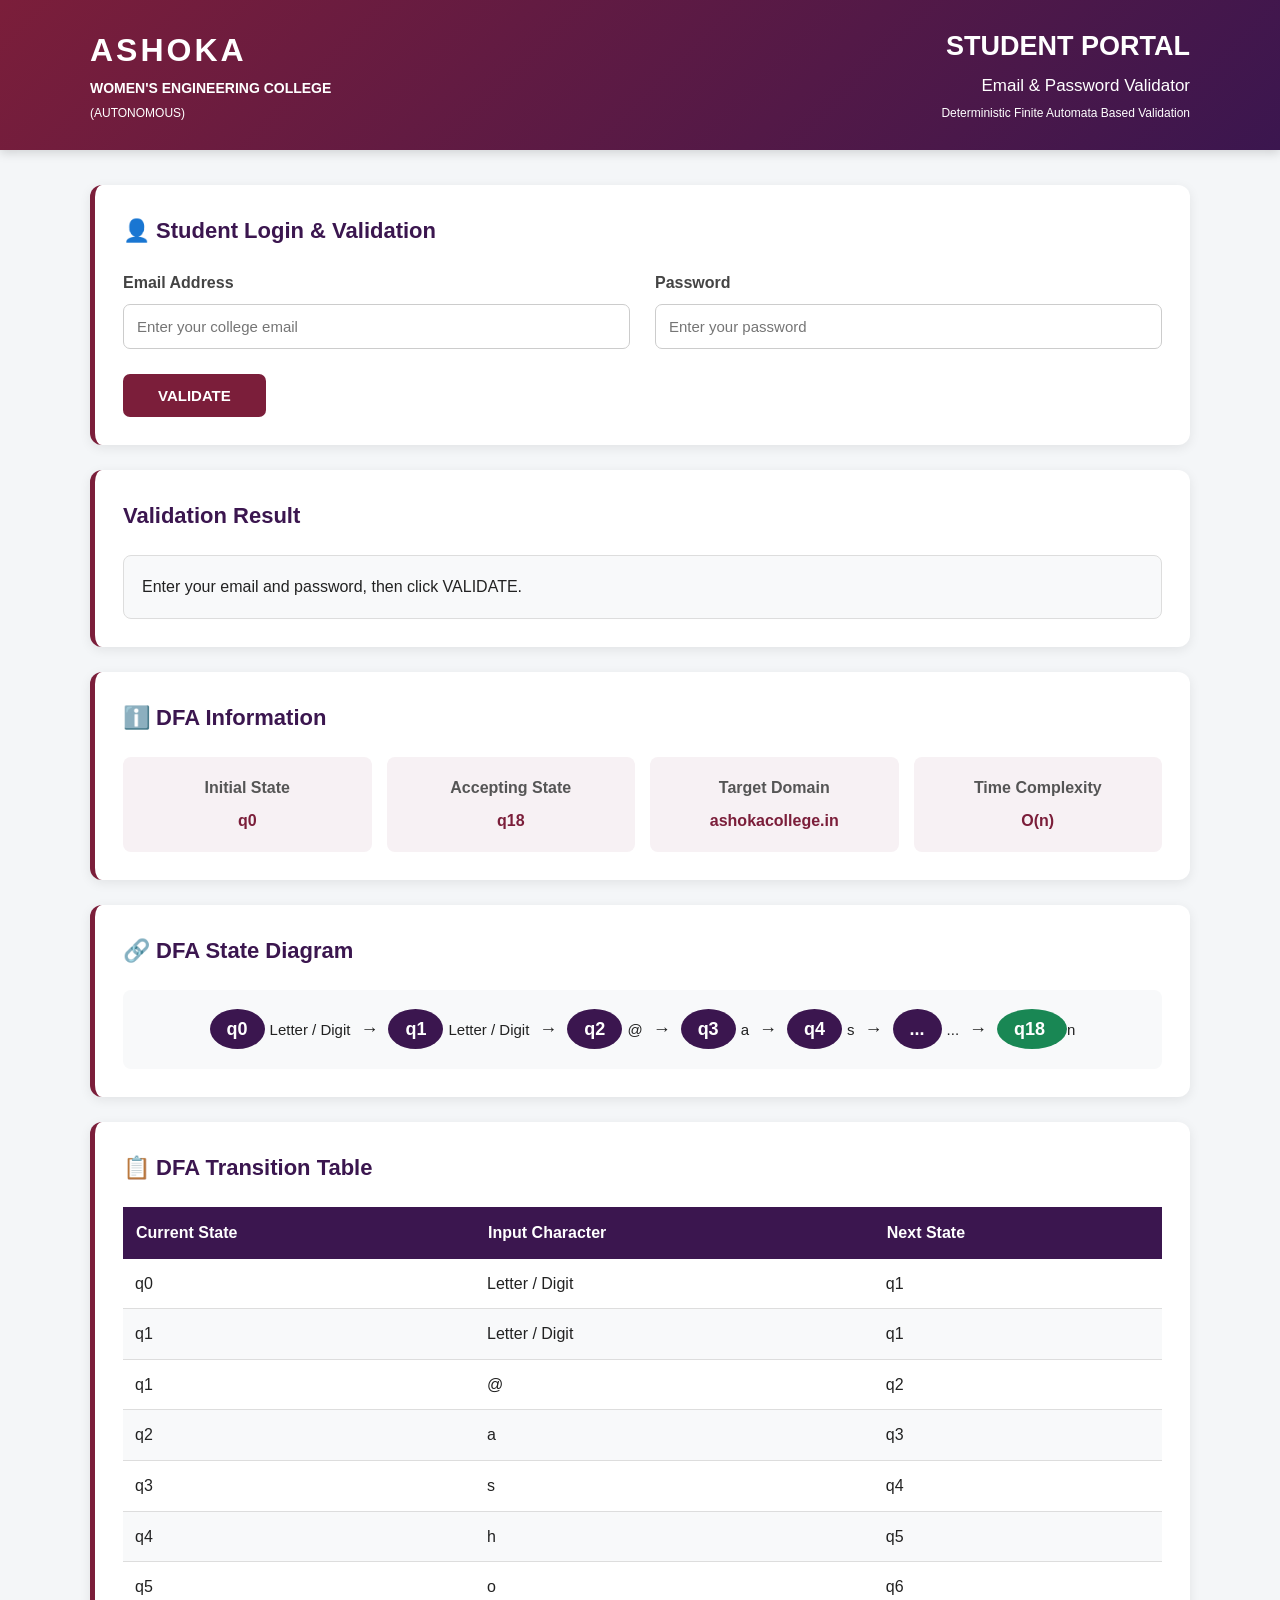
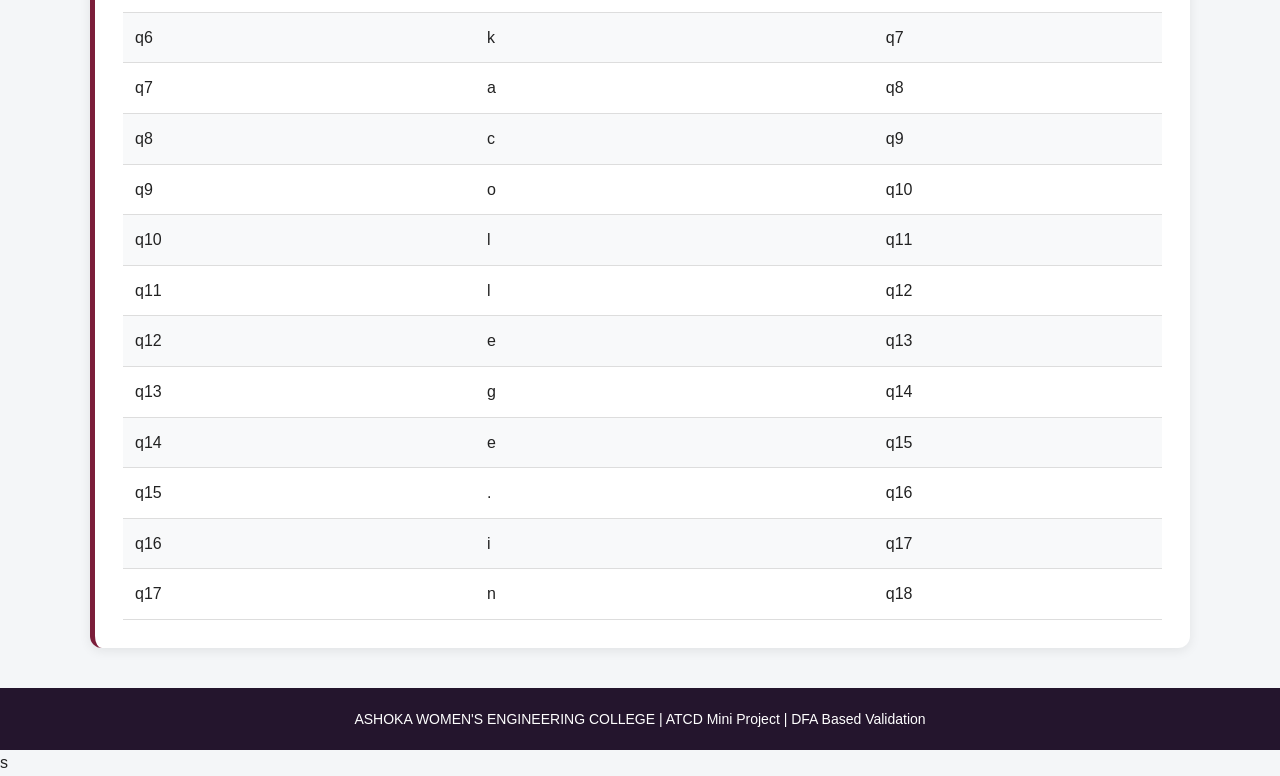
<file: index.html>
<!DOCTYPE html>
<html lang="en">

<head>

    <meta charset="UTF-8">

    <meta name="viewport" content="width=device-width, initial-scale=1.0">

    <title>Student DFA Validator</title>

    <link rel="stylesheet" href="style.css">

</head>


<body>


    <!-- ================= HEADER ================= -->

    <header>

        <div class="header-content">

            <div class="college-name">

                <h1>ASHOKA</h1>

                <p>WOMEN'S ENGINEERING COLLEGE</p>

                <small>(AUTONOMOUS)</small>

            </div>


            <div class="portal-title">

                <h2>STUDENT PORTAL</h2>

                <p>Email & Password Validator</p>

                <small>
                    Deterministic Finite Automata Based Validation
                </small>

            </div>

        </div>

    </header>



    <!-- ================= MAIN ================= -->

    <main>


        <!-- LOGIN CARD -->

        <section class="card">

            <h2>👤 Student Login & Validation</h2>


            <div class="input-group">


                <!-- EMAIL -->

                <div>

                    <label for="email">
                        Email Address
                    </label>

                    <input
                        type="text"
                        id="email"
                        placeholder="Enter your college email"
                    >

                </div>



                <!-- PASSWORD -->

                <div>

                    <label for="password">
                        Password
                    </label>

                    <input
                        type="password"
                        id="password"
                        placeholder="Enter your password"
                    >

                </div>


            </div>



            <button onclick="validateInput()">
                VALIDATE
            </button>


        </section>



        <!-- ================= RESULT ================= -->

        <section class="card">

            <h2>Validation Result</h2>


            <div id="result">

                Enter your email and password,
                then click VALIDATE.

            </div>


        </section>



        <!-- ================= DFA INFORMATION ================= -->

        <section class="card">

            <h2>ℹ️ DFA Information</h2>


            <div class="dfa-info">


                <div>

                    <strong>
                        Initial State
                    </strong>

                    <p>q0</p>

                </div>



                <div>

                    <strong>
                        Accepting State
                    </strong>

                    <p>q18</p>

                </div>



                <div>

                    <strong>
                        Target Domain
                    </strong>

                    <p>ashokacollege.in</p>

                </div>



                <div>

                    <strong>
                        Time Complexity
                    </strong>

                    <p>O(n)</p>

                </div>


            </div>

        </section>



        <!-- ================= DFA DIAGRAM ================= -->

        <section class="card">

            <h2>🔗 DFA State Diagram</h2>


            <div class="state-diagram">


                <div>

                    <span>q0</span>

                    <small>Letter / Digit</small>

                </div>


                →


                <div>

                    <span>q1</span>

                    <small>Letter / Digit</small>

                </div>


                →


                <div>

                    <span>q2</span>

                    <small>@</small>

                </div>


                →


                <div>

                    <span>q3</span>

                    <small>a</small>

                </div>


                →


                <div>

                    <span>q4</span>

                    <small>s</small>

                </div>


                →


                <div>

                    <span>...</span>

                    <small>...</small>

                </div>


                →


                <div>

                    <span class="accept">
                        q18
                    </span>

                    <small>n</small>

                </div>


            </div>

        </section>



        <!-- ================= TRANSITION TABLE ================= -->

        <section class="card">

            <h2>📋 DFA Transition Table</h2>


            <table>


                <thead>

                    <tr>

                        <th>
                            Current State
                        </th>

                        <th>
                            Input Character
                        </th>

                        <th>
                            Next State
                        </th>

                    </tr>

                </thead>


                <tbody>


                    <tr>

                        <td>q0</td>

                        <td>Letter / Digit</td>

                        <td>q1</td>

                    </tr>


                    <tr>

                        <td>q1</td>

                        <td>Letter / Digit</td>

                        <td>q1</td>

                    </tr>


                    <tr>

                        <td>q1</td>

                        <td>@</td>

                        <td>q2</td>

                    </tr>


                    <tr>

                        <td>q2</td>

                        <td>a</td>

                        <td>q3</td>

                    </tr>


                    <tr>

                        <td>q3</td>

                        <td>s</td>

                        <td>q4</td>

                    </tr>


                    <tr>

                        <td>q4</td>

                        <td>h</td>

                        <td>q5</td>

                    </tr>


                    <tr>

                        <td>q5</td>

                        <td>o</td>

                        <td>q6</td>

                    </tr>


                    <tr>

                        <td>q6</td>

                        <td>k</td>

                        <td>q7</td>

                    </tr>


                    <tr>

                        <td>q7</td>

                        <td>a</td>

                        <td>q8</td>

                    </tr>


                    <tr>

                        <td>q8</td>

                        <td>c</td>

                        <td>q9</td>

                    </tr>


                    <tr>

                        <td>q9</td>

                        <td>o</td>

                        <td>q10</td>

                    </tr>


                    <tr>

                        <td>q10</td>

                        <td>l</td>

                        <td>q11</td>

                    </tr>


                    <tr>

                        <td>q11</td>

                        <td>l</td>

                        <td>q12</td>

                    </tr>


                    <tr>

                        <td>q12</td>

                        <td>e</td>

                        <td>q13</td>

                    </tr>


                    <tr>

                        <td>q13</td>

                        <td>g</td>

                        <td>q14</td>

                    </tr>


                    <tr>

                        <td>q14</td>

                        <td>e</td>

                        <td>q15</td>

                    </tr>


                    <tr>

                        <td>q15</td>

                        <td>.</td>

                        <td>q16</td>

                    </tr>


                    <tr>

                        <td>q16</td>

                        <td>i</td>

                        <td>q17</td>

                    </tr>


                    <tr>

                        <td>q17</td>

                        <td>n</td>

                        <td>q18</td>

                    </tr>


                </tbody>


            </table>


        </section>


    </main>



    <!-- ================= FOOTER ================= -->

    <footer>

        <p>

            ASHOKA WOMEN'S ENGINEERING COLLEGE

            |

            ATCD Mini Project

            |

            DFA Based Validation

        </p>

    </footer>



    <!-- JAVASCRIPT -->

    <script src="script.js"></script>


</body>

</html>s
</file>
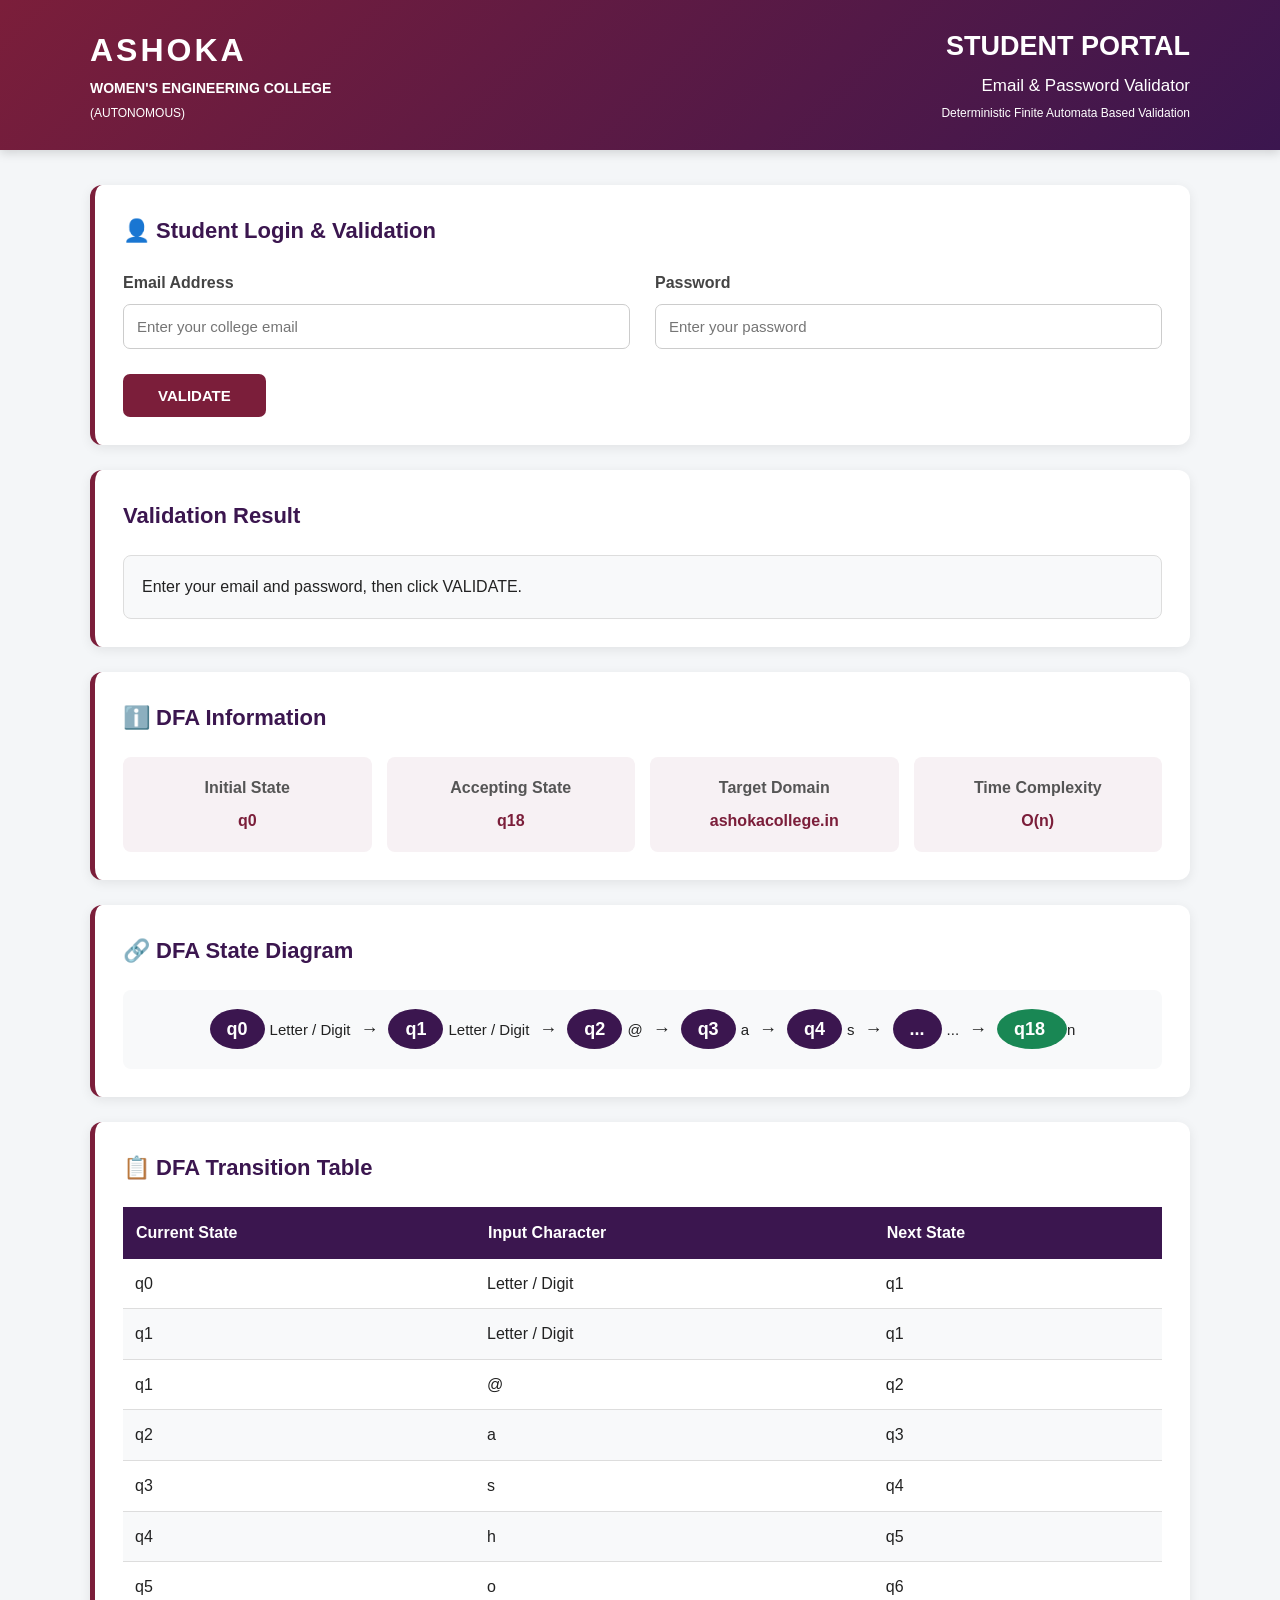
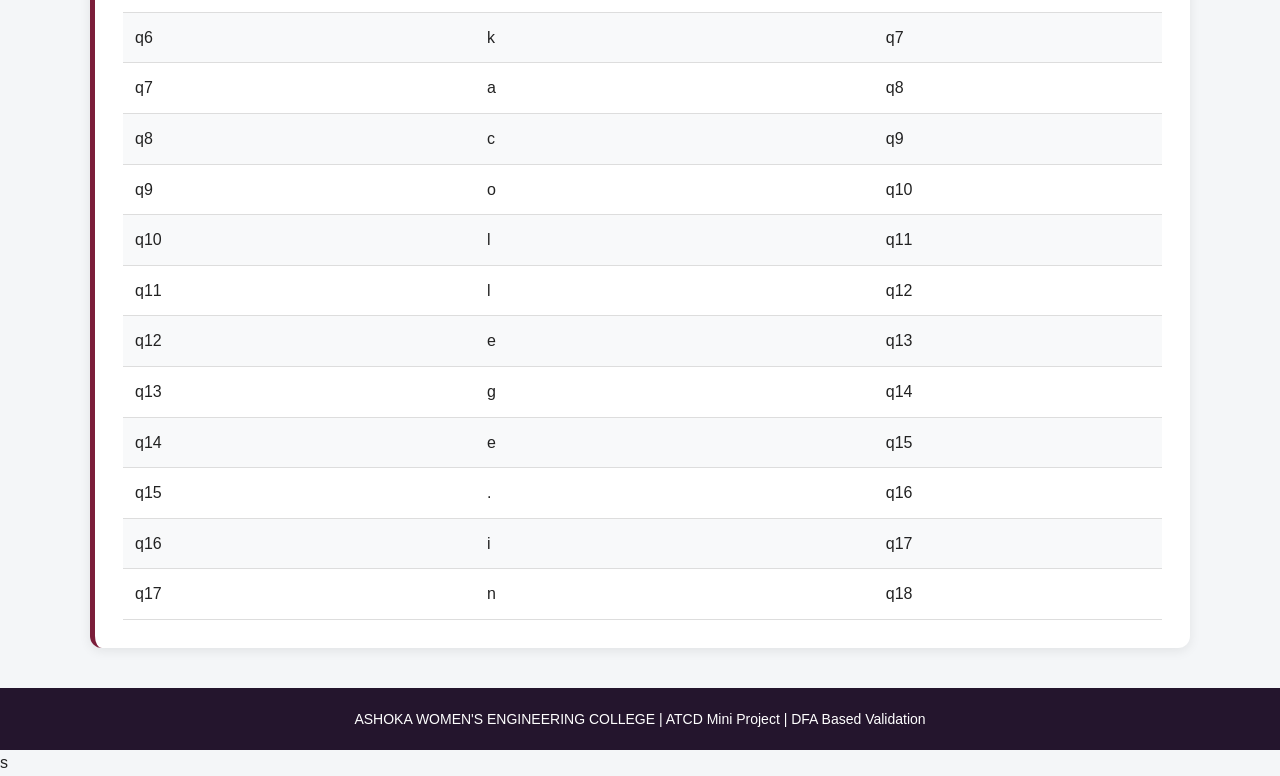
<file: DFA_Student_Validator/index.html>
<!DOCTYPE html>
<html lang="en">

<head>

    <meta charset="UTF-8">

    <meta name="viewport" content="width=device-width, initial-scale=1.0">

    <title>Student DFA Validator</title>

    <link rel="stylesheet" href="style.css">

</head>


<body>


    <!-- ================= HEADER ================= -->

    <header>

        <div class="header-content">

            <div class="college-name">

                <h1>ASHOKA</h1>

                <p>WOMEN'S ENGINEERING COLLEGE</p>

                <small>(AUTONOMOUS)</small>

            </div>


            <div class="portal-title">

                <h2>STUDENT PORTAL</h2>

                <p>Email & Password Validator</p>

                <small>
                    Deterministic Finite Automata Based Validation
                </small>

            </div>

        </div>

    </header>



    <!-- ================= MAIN ================= -->

    <main>


        <!-- LOGIN CARD -->

        <section class="card">

            <h2>👤 Student Login & Validation</h2>


            <div class="input-group">


                <!-- EMAIL -->

                <div>

                    <label for="email">
                        Email Address
                    </label>

                    <input
                        type="text"
                        id="email"
                        placeholder="Enter your college email"
                    >

                </div>



                <!-- PASSWORD -->

                <div>

                    <label for="password">
                        Password
                    </label>

                    <input
                        type="password"
                        id="password"
                        placeholder="Enter your password"
                    >

                </div>


            </div>



            <button onclick="validateInput()">
                VALIDATE
            </button>


        </section>



        <!-- ================= RESULT ================= -->

        <section class="card">

            <h2>Validation Result</h2>


            <div id="result">

                Enter your email and password,
                then click VALIDATE.

            </div>


        </section>



        <!-- ================= DFA INFORMATION ================= -->

        <section class="card">

            <h2>ℹ️ DFA Information</h2>


            <div class="dfa-info">


                <div>

                    <strong>
                        Initial State
                    </strong>

                    <p>q0</p>

                </div>



                <div>

                    <strong>
                        Accepting State
                    </strong>

                    <p>q18</p>

                </div>



                <div>

                    <strong>
                        Target Domain
                    </strong>

                    <p>ashokacollege.in</p>

                </div>



                <div>

                    <strong>
                        Time Complexity
                    </strong>

                    <p>O(n)</p>

                </div>


            </div>

        </section>



        <!-- ================= DFA DIAGRAM ================= -->

        <section class="card">

            <h2>🔗 DFA State Diagram</h2>


            <div class="state-diagram">


                <div>

                    <span>q0</span>

                    <small>Letter / Digit</small>

                </div>


                →


                <div>

                    <span>q1</span>

                    <small>Letter / Digit</small>

                </div>


                →


                <div>

                    <span>q2</span>

                    <small>@</small>

                </div>


                →


                <div>

                    <span>q3</span>

                    <small>a</small>

                </div>


                →


                <div>

                    <span>q4</span>

                    <small>s</small>

                </div>


                →


                <div>

                    <span>...</span>

                    <small>...</small>

                </div>


                →


                <div>

                    <span class="accept">
                        q18
                    </span>

                    <small>n</small>

                </div>


            </div>

        </section>



        <!-- ================= TRANSITION TABLE ================= -->

        <section class="card">

            <h2>📋 DFA Transition Table</h2>


            <table>


                <thead>

                    <tr>

                        <th>
                            Current State
                        </th>

                        <th>
                            Input Character
                        </th>

                        <th>
                            Next State
                        </th>

                    </tr>

                </thead>


                <tbody>


                    <tr>

                        <td>q0</td>

                        <td>Letter / Digit</td>

                        <td>q1</td>

                    </tr>


                    <tr>

                        <td>q1</td>

                        <td>Letter / Digit</td>

                        <td>q1</td>

                    </tr>


                    <tr>

                        <td>q1</td>

                        <td>@</td>

                        <td>q2</td>

                    </tr>


                    <tr>

                        <td>q2</td>

                        <td>a</td>

                        <td>q3</td>

                    </tr>


                    <tr>

                        <td>q3</td>

                        <td>s</td>

                        <td>q4</td>

                    </tr>


                    <tr>

                        <td>q4</td>

                        <td>h</td>

                        <td>q5</td>

                    </tr>


                    <tr>

                        <td>q5</td>

                        <td>o</td>

                        <td>q6</td>

                    </tr>


                    <tr>

                        <td>q6</td>

                        <td>k</td>

                        <td>q7</td>

                    </tr>


                    <tr>

                        <td>q7</td>

                        <td>a</td>

                        <td>q8</td>

                    </tr>


                    <tr>

                        <td>q8</td>

                        <td>c</td>

                        <td>q9</td>

                    </tr>


                    <tr>

                        <td>q9</td>

                        <td>o</td>

                        <td>q10</td>

                    </tr>


                    <tr>

                        <td>q10</td>

                        <td>l</td>

                        <td>q11</td>

                    </tr>


                    <tr>

                        <td>q11</td>

                        <td>l</td>

                        <td>q12</td>

                    </tr>


                    <tr>

                        <td>q12</td>

                        <td>e</td>

                        <td>q13</td>

                    </tr>


                    <tr>

                        <td>q13</td>

                        <td>g</td>

                        <td>q14</td>

                    </tr>


                    <tr>

                        <td>q14</td>

                        <td>e</td>

                        <td>q15</td>

                    </tr>


                    <tr>

                        <td>q15</td>

                        <td>.</td>

                        <td>q16</td>

                    </tr>


                    <tr>

                        <td>q16</td>

                        <td>i</td>

                        <td>q17</td>

                    </tr>


                    <tr>

                        <td>q17</td>

                        <td>n</td>

                        <td>q18</td>

                    </tr>


                </tbody>


            </table>


        </section>


    </main>



    <!-- ================= FOOTER ================= -->

    <footer>

        <p>

            ASHOKA WOMEN'S ENGINEERING COLLEGE

            |

            ATCD Mini Project

            |

            DFA Based Validation

        </p>

    </footer>



    <!-- JAVASCRIPT -->

    <script src="script.js"></script>


</body>

</html>s
</file>
<file: style.css>
/* =========================
   BASIC PAGE
========================= */

* {
    box-sizing: border-box;
    margin: 0;
    padding: 0;
}

body {
    font-family: Arial, sans-serif;
    background: #f4f6f8;
    color: #222;
    line-height: 1.6;
}


/* =========================
   HEADER
========================= */

header {
    background: linear-gradient(135deg, #7b1e3a, #3b164f);
    color: white;
    padding: 25px 40px;
    box-shadow: 0 3px 10px rgba(0, 0, 0, 0.15);
}

.header-content {
    max-width: 1100px;
    margin: auto;
    display: flex;
    justify-content: space-between;
    align-items: center;
    gap: 30px;
}

.college-name h1 {
    font-size: 32px;
    letter-spacing: 3px;
}

.college-name p {
    font-size: 14px;
    font-weight: bold;
}

.college-name small {
    font-size: 12px;
}

.portal-title {
    text-align: right;
}

.portal-title h2 {
    font-size: 27px;
    margin-bottom: 4px;
}

.portal-title p {
    font-size: 17px;
}

.portal-title small {
    font-size: 12px;
}


/* =========================
   MAIN
========================= */

main {
    width: 90%;
    max-width: 1100px;
    margin: 35px auto;
}


/* =========================
   CARDS
========================= */

.card {
    background: white;
    margin-bottom: 25px;
    padding: 28px;
    border-radius: 12px;
    box-shadow: 0 3px 12px rgba(0, 0, 0, 0.08);
    border-left: 5px solid #7b1e3a;
}

.card h2 {
    color: #3b164f;
    margin-bottom: 22px;
    font-size: 22px;
}


/* =========================
   INPUT SECTION
========================= */

.input-group {
    display: grid;
    grid-template-columns: 1fr 1fr;
    gap: 25px;
}

.input-group label {
    display: block;
    font-weight: bold;
    margin-bottom: 8px;
    color: #444;
}

.input-group input {
    width: 100%;
    padding: 13px;
    border: 1px solid #ccc;
    border-radius: 7px;
    font-size: 15px;
    outline: none;
}

.input-group input:focus {
    border-color: #7b1e3a;
    box-shadow: 0 0 4px rgba(123, 30, 58, 0.25);
}


/* =========================
   BUTTON
========================= */

button {
    margin-top: 25px;
    padding: 13px 35px;
    border: none;
    border-radius: 7px;
    background: #7b1e3a;
    color: white;
    font-size: 15px;
    font-weight: bold;
    cursor: pointer;
}

button:hover {
    background: #5d1630;
}


/* =========================
   RESULT
========================= */

#result {
    padding: 18px;
    background: #f8f9fa;
    border-radius: 8px;
    border: 1px solid #ddd;
    min-height: 55px;
}


/* =========================
   DFA INFORMATION
========================= */

.dfa-info {
    display: grid;
    grid-template-columns: repeat(4, 1fr);
    gap: 15px;
}

.dfa-info div {
    background: #f7f1f4;
    padding: 18px;
    text-align: center;
    border-radius: 8px;
}

.dfa-info strong {
    display: block;
    color: #555;
    margin-bottom: 8px;
}

.dfa-info p {
    color: #7b1e3a;
    font-weight: bold;
}


/* =========================
   DFA STATE DIAGRAM
========================= */

.state-diagram {
    display: flex;
    align-items: center;
    justify-content: center;
    flex-wrap: wrap;
    gap: 10px;
    padding: 25px;
    background: #f8f9fa;
    border-radius: 8px;
    font-size: 18px;
}

.state-diagram span {
    background: #3b164f;
    color: white;
    padding: 10px 17px;
    border-radius: 50%;
    font-weight: bold;
}

.state-diagram .accept {
    background: #198754;
}


/* =========================
   TABLE
========================= */

table {
    width: 100%;
    border-collapse: collapse;
}

th {
    background: #3b164f;
    color: white;
    padding: 13px;
    text-align: left;
}

td {
    padding: 12px;
    border-bottom: 1px solid #ddd;
}

tr:nth-child(even) {
    background: #f8f9fa;
}


/* =========================
   FOOTER
========================= */

footer {
    background: #24152d;
    color: white;
    text-align: center;
    padding: 20px;
    margin-top: 40px;
    font-size: 14px;
}


/* =========================
   RESPONSIVE DESIGN
========================= */

@media (max-width: 768px) {

    .header-content {
        flex-direction: column;
        text-align: center;
    }

    .portal-title {
        text-align: center;
    }

    .input-group {
        grid-template-columns: 1fr;
    }

    .dfa-info {
        grid-template-columns: 1fr 1fr;
    }

    .state-diagram {
        font-size: 15px;
    }
}


@media (max-width: 500px) {

    .dfa-info {
        grid-template-columns: 1fr;
    }

    header {
        padding: 20px;
    }

    main {
        width: 94%;
    }

    .card {
        padding: 20px;
    }

}
</file>
<file: DFA_Student_Validator/style.css>
/* =========================
   BASIC PAGE
========================= */

* {
    box-sizing: border-box;
    margin: 0;
    padding: 0;
}

body {
    font-family: Arial, sans-serif;
    background: #f4f6f8;
    color: #222;
    line-height: 1.6;
}


/* =========================
   HEADER
========================= */

header {
    background: linear-gradient(135deg, #7b1e3a, #3b164f);
    color: white;
    padding: 25px 40px;
    box-shadow: 0 3px 10px rgba(0, 0, 0, 0.15);
}

.header-content {
    max-width: 1100px;
    margin: auto;
    display: flex;
    justify-content: space-between;
    align-items: center;
    gap: 30px;
}

.college-name h1 {
    font-size: 32px;
    letter-spacing: 3px;
}

.college-name p {
    font-size: 14px;
    font-weight: bold;
}

.college-name small {
    font-size: 12px;
}

.portal-title {
    text-align: right;
}

.portal-title h2 {
    font-size: 27px;
    margin-bottom: 4px;
}

.portal-title p {
    font-size: 17px;
}

.portal-title small {
    font-size: 12px;
}


/* =========================
   MAIN
========================= */

main {
    width: 90%;
    max-width: 1100px;
    margin: 35px auto;
}


/* =========================
   CARDS
========================= */

.card {
    background: white;
    margin-bottom: 25px;
    padding: 28px;
    border-radius: 12px;
    box-shadow: 0 3px 12px rgba(0, 0, 0, 0.08);
    border-left: 5px solid #7b1e3a;
}

.card h2 {
    color: #3b164f;
    margin-bottom: 22px;
    font-size: 22px;
}


/* =========================
   INPUT SECTION
========================= */

.input-group {
    display: grid;
    grid-template-columns: 1fr 1fr;
    gap: 25px;
}

.input-group label {
    display: block;
    font-weight: bold;
    margin-bottom: 8px;
    color: #444;
}

.input-group input {
    width: 100%;
    padding: 13px;
    border: 1px solid #ccc;
    border-radius: 7px;
    font-size: 15px;
    outline: none;
}

.input-group input:focus {
    border-color: #7b1e3a;
    box-shadow: 0 0 4px rgba(123, 30, 58, 0.25);
}


/* =========================
   BUTTON
========================= */

button {
    margin-top: 25px;
    padding: 13px 35px;
    border: none;
    border-radius: 7px;
    background: #7b1e3a;
    color: white;
    font-size: 15px;
    font-weight: bold;
    cursor: pointer;
}

button:hover {
    background: #5d1630;
}


/* =========================
   RESULT
========================= */

#result {
    padding: 18px;
    background: #f8f9fa;
    border-radius: 8px;
    border: 1px solid #ddd;
    min-height: 55px;
}


/* =========================
   DFA INFORMATION
========================= */

.dfa-info {
    display: grid;
    grid-template-columns: repeat(4, 1fr);
    gap: 15px;
}

.dfa-info div {
    background: #f7f1f4;
    padding: 18px;
    text-align: center;
    border-radius: 8px;
}

.dfa-info strong {
    display: block;
    color: #555;
    margin-bottom: 8px;
}

.dfa-info p {
    color: #7b1e3a;
    font-weight: bold;
}


/* =========================
   DFA STATE DIAGRAM
========================= */

.state-diagram {
    display: flex;
    align-items: center;
    justify-content: center;
    flex-wrap: wrap;
    gap: 10px;
    padding: 25px;
    background: #f8f9fa;
    border-radius: 8px;
    font-size: 18px;
}

.state-diagram span {
    background: #3b164f;
    color: white;
    padding: 10px 17px;
    border-radius: 50%;
    font-weight: bold;
}

.state-diagram .accept {
    background: #198754;
}


/* =========================
   TABLE
========================= */

table {
    width: 100%;
    border-collapse: collapse;
}

th {
    background: #3b164f;
    color: white;
    padding: 13px;
    text-align: left;
}

td {
    padding: 12px;
    border-bottom: 1px solid #ddd;
}

tr:nth-child(even) {
    background: #f8f9fa;
}


/* =========================
   FOOTER
========================= */

footer {
    background: #24152d;
    color: white;
    text-align: center;
    padding: 20px;
    margin-top: 40px;
    font-size: 14px;
}


/* =========================
   RESPONSIVE DESIGN
========================= */

@media (max-width: 768px) {

    .header-content {
        flex-direction: column;
        text-align: center;
    }

    .portal-title {
        text-align: center;
    }

    .input-group {
        grid-template-columns: 1fr;
    }

    .dfa-info {
        grid-template-columns: 1fr 1fr;
    }

    .state-diagram {
        font-size: 15px;
    }
}


@media (max-width: 500px) {

    .dfa-info {
        grid-template-columns: 1fr;
    }

    header {
        padding: 20px;
    }

    main {
        width: 94%;
    }

    .card {
        padding: 20px;
    }

}
</file>
